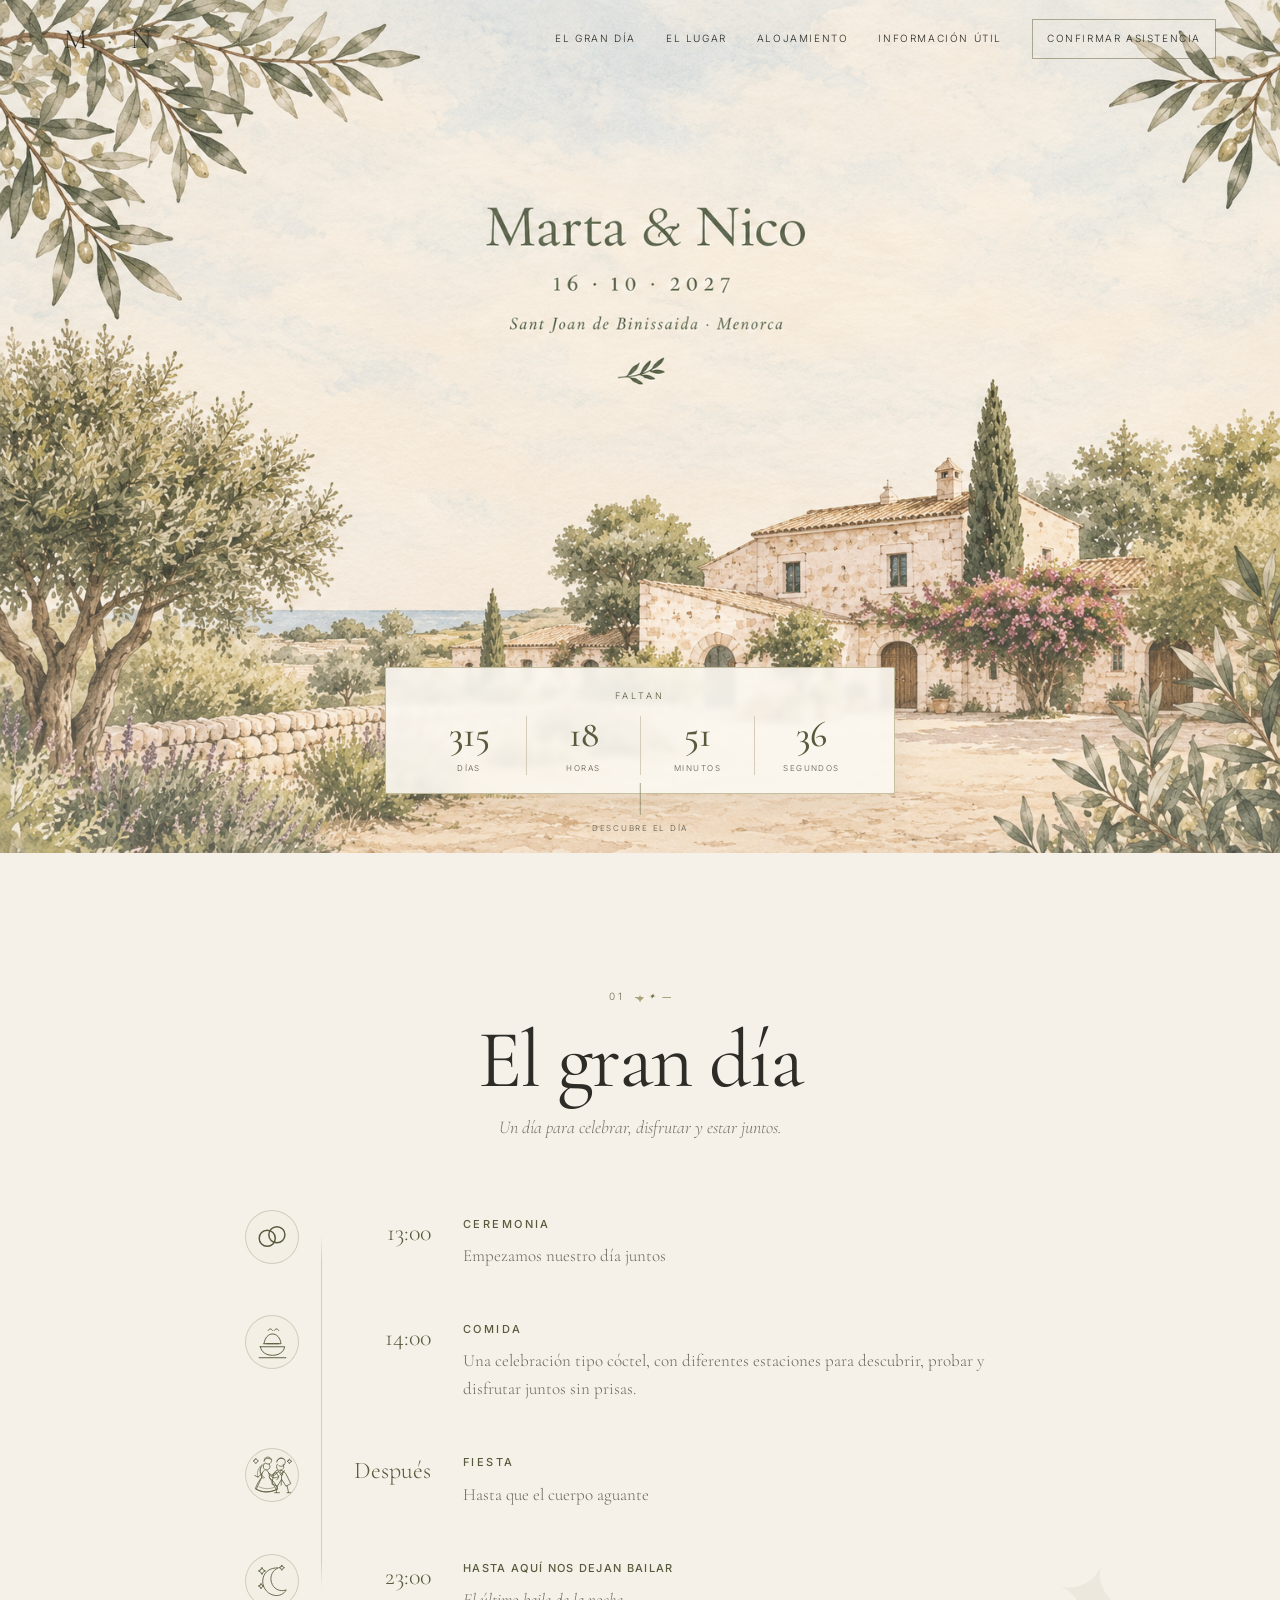
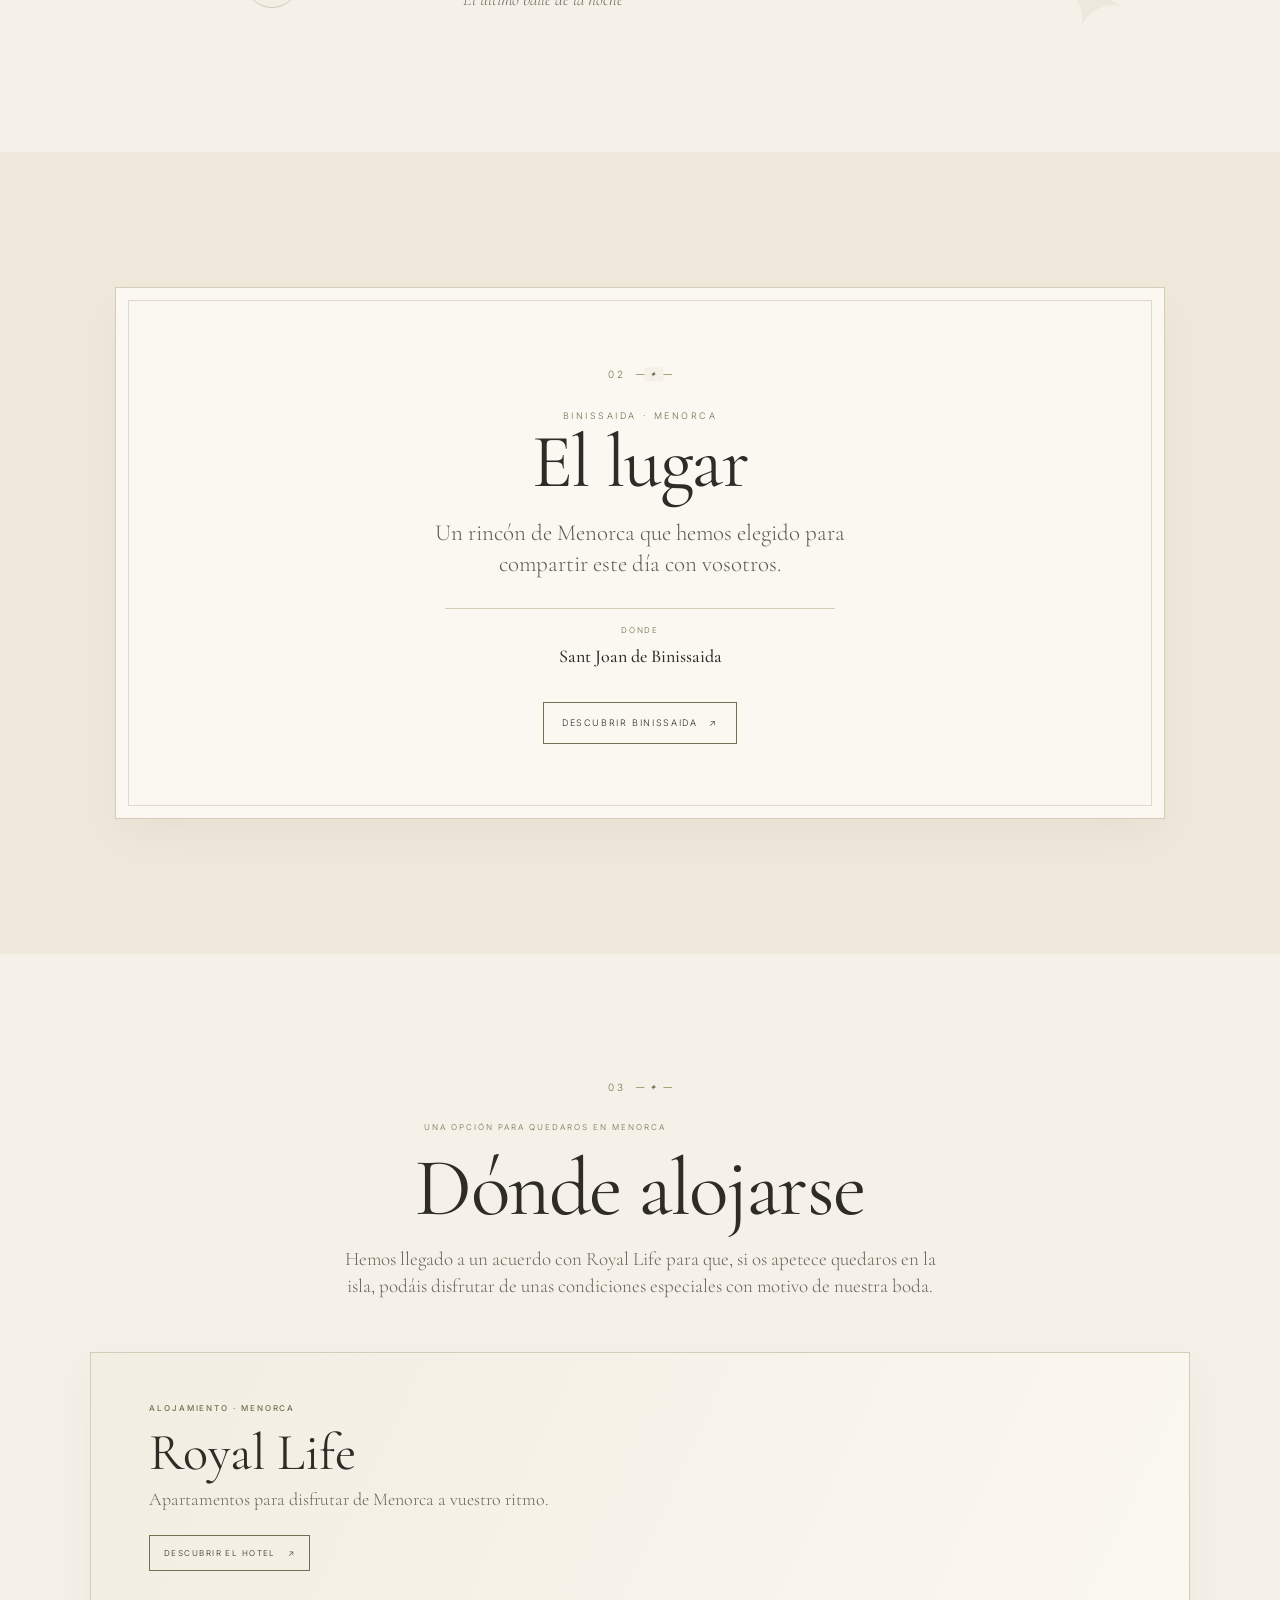
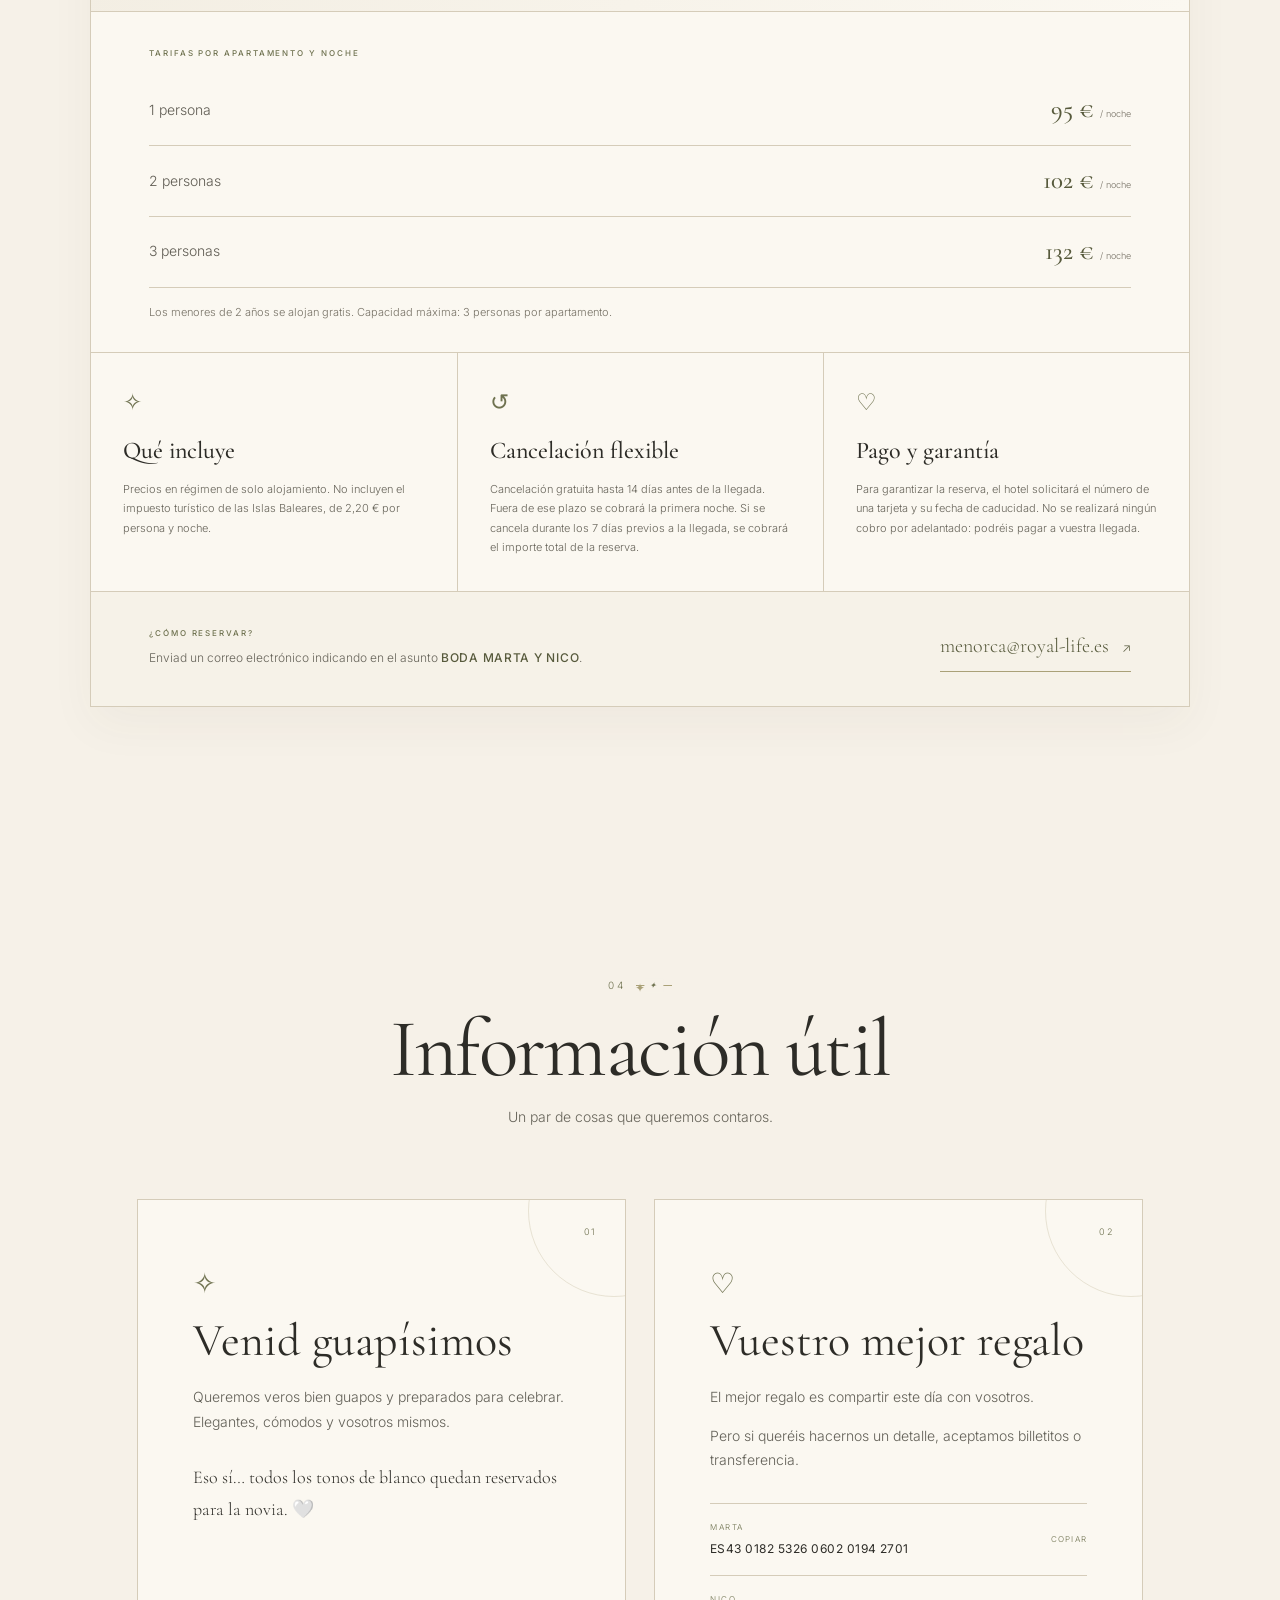
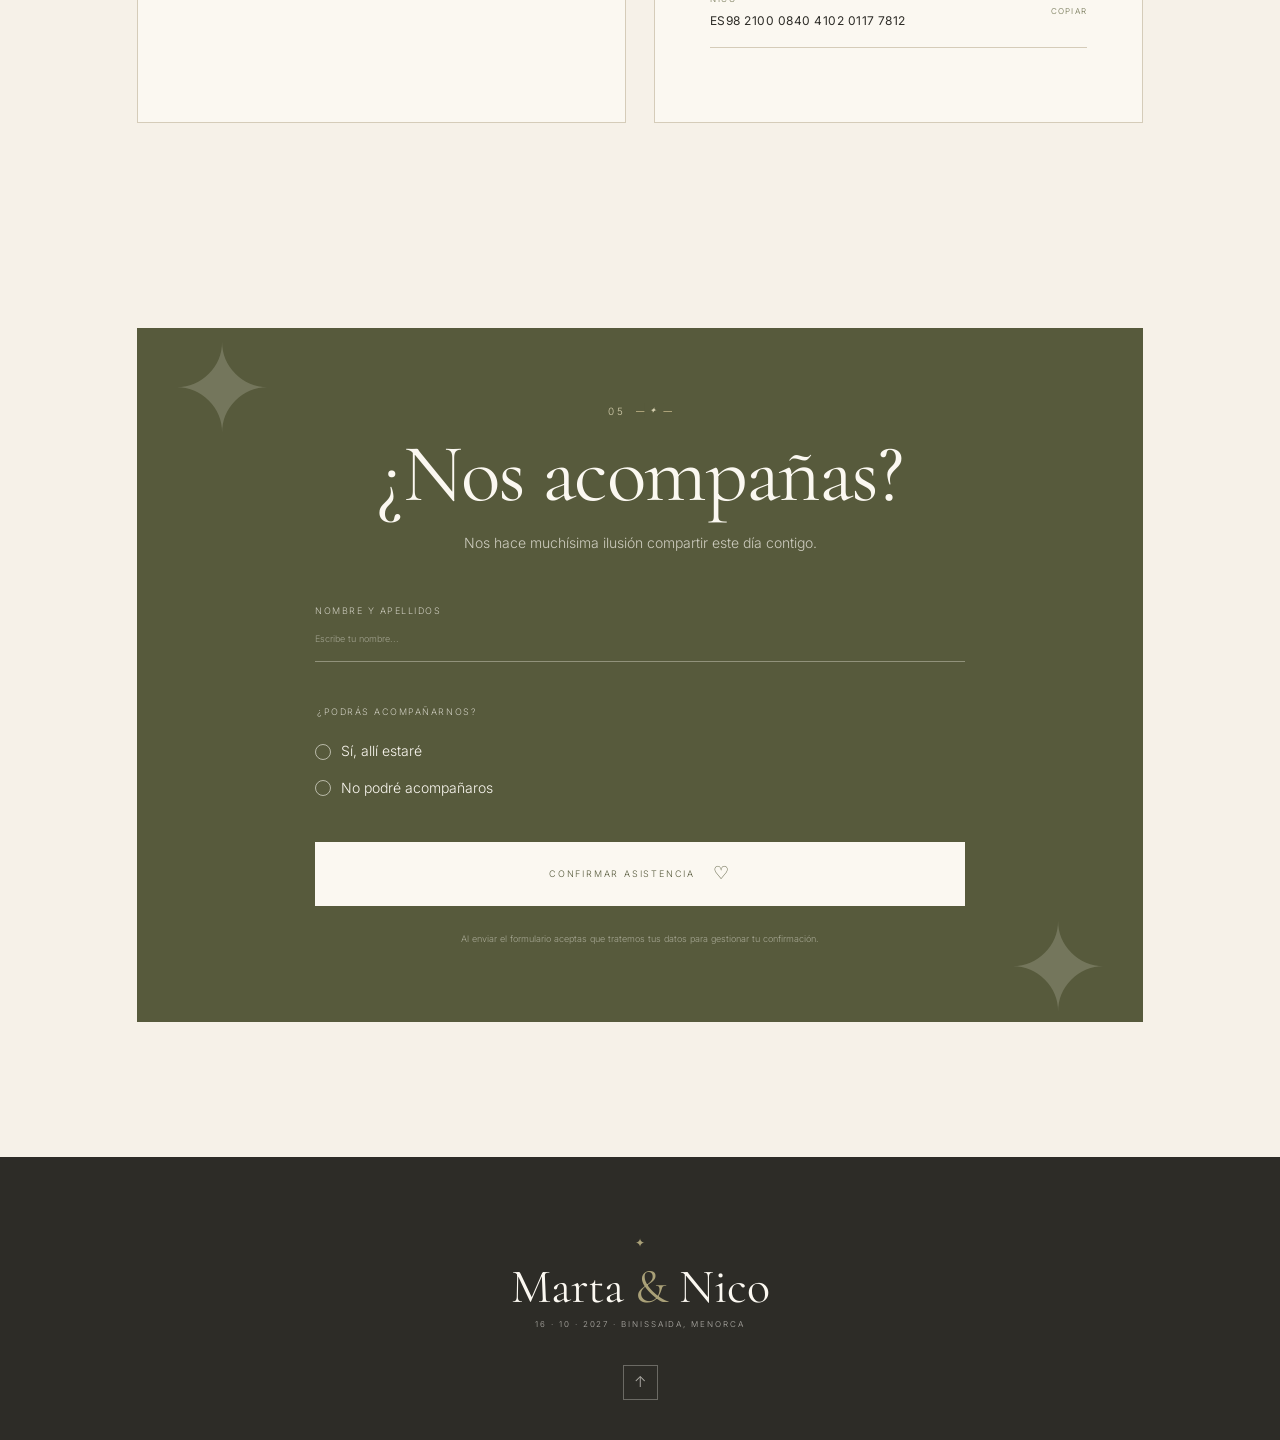
<file: index.html>
<!doctype html>
<html lang="es">
<head>
<meta charset="utf-8">
<meta name="viewport" content="width=device-width,initial-scale=1">
<title>Marta & Nico · 16.10.2027</title>
<meta name="description" content="Marta & Nico · 16 de octubre de 2027 · Binissaida, Menorca">
<link rel="preconnect" href="https://fonts.googleapis.com">
<link rel="preconnect" href="https://fonts.gstatic.com" crossorigin>
<link href="https://fonts.googleapis.com/css2?family=Cormorant+Garamond:wght@400;500;600&family=Inter:wght@300;400;500&display=swap" rel="stylesheet">
<link rel="stylesheet" href="styles.css">
</head>
<body>
<header class="header">
  <a class="logo" href="#inicio" aria-label="Marta y Nico">M <span>·</span> N</a>
  <nav class="nav" aria-label="Navegación">
    <a href="#dia">EL GRAN DÍA</a>
    <a href="#lugar">EL LUGAR</a>
    <a href="#alojamiento">ALOJAMIENTO</a>
    <a href="#info">INFORMACIÓN ÚTIL</a>
    <a class="nav-rsvp" href="#rsvp">CONFIRMAR ASISTENCIA</a>
  </nav>
  <button class="hamb" aria-label="Abrir menú" aria-expanded="false"><span></span><span></span></button>
</header>

<main>
<section class="hero" id="inicio">
  <img class="hero-image" src="assets/hero-final.png" alt="Ilustración de Sant Joan de Binissaida, con Marta y Nico y la fecha de la boda">
  <div class="hero-overlay"></div>
  <div class="hero-countdown" aria-live="polite">
    <div class="countdown-kicker">FALTAN</div>
    <div class="countdown-grid">
      <div><strong id="days">—</strong><span>DÍAS</span></div>
      <div><strong id="hours">—</strong><span>HORAS</span></div>
      <div><strong id="minutes">—</strong><span>MINUTOS</span></div>
      <div><strong id="seconds">—</strong><span>SEGUNDOS</span></div>
    </div>
  </div>
  <a class="scroll" href="#dia"><span class="scroll-line"></span><span>DESCUBRE EL DÍA</span></a>
</section>

<section class="section day-section" id="dia">
  <div class="heading">
    <div class="eyebrow"><span>01</span><i></i></div>
    <h2>El gran día</h2>
    <p>Un día para celebrar, disfrutar y estar juntos.</p>
  </div>
  <div class="timeline">
    <article class="timeline-item">
      <div class="timeline-icon" aria-hidden="true">
        <svg class="rings-icon" viewBox="0 0 40 32" role="img" aria-label="Dos alianzas unidas">
          <circle cx="14" cy="18" r="9.2" />
          <circle cx="25" cy="14" r="9.2" />
        </svg>
      </div>
      <div class="timeline-time"><time>13:00</time></div>
      <div class="timeline-content"><b>Ceremonia</b><span>Empezamos nuestro día juntos</span></div>
    </article>
    <article class="timeline-item">
      <div class="timeline-icon" aria-hidden="true">
        <svg class="timeline-art meal-art" viewBox="0 0 64 64">
          <path d="M12 39h40c-1.8 8.8-9.3 14-20 14S13.8 47.8 12 39Z" />
          <path d="M18 34c1.5-10.2 7.2-16 14-16s12.5 5.8 14 16H18Z" />
          <path d="M10 57h44M25 12c2-3 5-3 7 0M35 12c2-3 5-3 7 0" />
          <path d="M22 34h20" />
        </svg>
      </div>
      <div class="timeline-time"><time>14:00</time></div>
      <div class="timeline-content"><b>Comida</b><span>Una celebración tipo cóctel, con diferentes estaciones para descubrir, probar y disfrutar juntos sin prisas.</span></div>
    </article>
    <article class="timeline-item">
      <div class="timeline-icon" aria-hidden="true">
        <svg class="timeline-art dance-art" viewBox="0 0 80 80" role="img" aria-label="Novios abrazados mientras bailan, con el vestido de la novia en movimiento">
          <!-- Novia: rostro, recogido y velo al viento -->
          <path d="M25 13c-1-5 3-8 8-7 5 1 7 6 4 10-2 3-6 4-10 1" />
          <path d="M26 17c-3 3-4 7-2 10 2 3 6 4 9 1 3-2 3-6 1-9" />
          <path d="M24 13c2-5 8-7 13-3M23 19c-5 4-7 10-5 16 1 4 4 7 7 9" />
          <path d="M20 20c-7 6-10 15-7 24M18 25c-3 8-1 15 5 21" opacity=".65" />
          <!-- Vestido amplio en giro -->
          <path d="M25 30c-4 3-6 8-5 13l-10 22c10 7 25 8 37 1L34 43c1-5-1-10-5-13" />
          <path d="M20 44c-5 5-9 12-12 21 12 7 28 7 42 0-4-9-9-16-16-21" />
          <path d="M21 36l-8 7-6-3M33 36l8 5 7-5" />
          <path d="M15 61c8 4 19 5 28 1" opacity=".6" />
          <!-- Novio: cabeza, traje y postura de abrazo -->
          <path d="M48 15c1-6 6-9 11-7 5 2 6 7 3 12-2 3-6 4-10 2" />
          <path d="M49 19c-2 3-2 7 0 9 2 3 6 3 9 1 3-2 4-6 2-10" />
          <path d="M48 13c3-5 9-7 14-3" />
          <path d="M49 30c-5 2-8 7-8 13l-2 13 10 4 8-13 8 13 9-5-7-14c-2-6-7-10-12-11" />
          <path d="m50 31 7 9 5-9M57 40l-1 18M47 35l5 8-4 5" />
          <path d="M49 59l-2 13M67 59l3 13M44 72h9M67 72h7" />
          <!-- Abrazo y manos unidas -->
          <path d="M39 39c4-3 7-5 11-5M42 44c4 1 7 0 10-3M34 39c3 2 5 4 7 5" />
          <path d="m54 32 3 5 3-5M55 38l2 2 2-2" />
          <!-- Pequeños destellos románticos -->
          <path d="m7 11 2-3 2 3 3 2-3 2-2 3-2-3-3-2 3-2ZM70 12l1.5-3 1.5 3 3 1.5-3 1.5-1.5 3-1.5-3-3-1.5 3-1.5Z" />
        </svg>
      </div>
      <div class="timeline-time"><time>Después</time></div>
      <div class="timeline-content"><b>Fiesta</b><span>Hasta que el cuerpo aguante</span></div>
    </article>
    <article class="timeline-item">
      <div class="timeline-icon" aria-hidden="true">
        <svg class="timeline-art night-art" viewBox="0 0 64 64">
          <path d="M42 10c-9 4-14 14-11 24 3 11 14 17 25 13-4 7-12 11-21 9-13-3-21-16-18-29 2-10 12-18 25-17Z" />
          <path d="m13 13 2-4 2 4 4 2-4 2-2 4-2-4-4-2 4-2ZM47 8l1.5-3L50 8l3 1.5-3 1.5-1.5 3-1.5-3-3-1.5L47 8ZM12 39l1.5-3 1.5 3 3 1.5-3 1.5-1.5 3-1.5-3-3-1.5 3-1.5Z" />
        </svg>
      </div>
      <div class="timeline-time"><time>23:00</time></div>
      <div class="timeline-content"><b>Hasta aquí nos dejan bailar</b><span>El último baile de la noche</span></div>
    </article>
  </div>
</section>

<section class="section place-section" id="lugar">
  <div class="place-postcard">
    <div class="place-copy">
      <div class="eyebrow"><span>02</span><i></i></div>
      <p class="place-kicker">BINISSAIDA · MENORCA</p>
      <h2>El lugar</h2>
      <p class="place-lead">Un rincón de Menorca que hemos elegido para compartir este día con vosotros.</p>
      <div class="place-detail"><span>DONDE</span><b>Sant Joan de Binissaida</b></div>
      <a class="outline-link" href="https://binissaida.com/" target="_blank" rel="noopener">DESCUBRIR BINISSAIDA <span>↗</span></a>
    </div>
  </div>
</section>

<section class="section stay-section" id="alojamiento">
  <div class="stay-wrap">
    <div class="heading">
      <div class="eyebrow"><span>03</span><i></i></div>
      <p class="stay-kicker">UNA OPCIÓN PARA QUEDAROS EN MENORCA</p>
      <h2>Dónde alojarse</h2>
      <p>Hemos llegado a un acuerdo con Royal Life para que, si os apetece quedaros en la isla, podáis disfrutar de unas condiciones especiales con motivo de nuestra boda.</p>
    </div>

    <div class="stay-card">
      <div class="stay-intro">
        <span class="stay-label">ALOJAMIENTO · MENORCA</span>
        <h3>Royal Life</h3>
        <p>Apartamentos para disfrutar de Menorca a vuestro ritmo.</p>
        <a class="outline-link" href="https://royal-life.es/es/" target="_blank" rel="noopener">DESCUBRIR EL HOTEL <span>↗</span></a>
      </div>
      <div class="stay-rates">
        <div class="stay-subtitle">TARIFAS POR APARTAMENTO Y NOCHE</div>
        <div class="rate-row"><span>1 persona</span><strong>95 € <small>/ noche</small></strong></div>
        <div class="rate-row"><span>2 personas</span><strong>102 € <small>/ noche</small></strong></div>
        <div class="rate-row"><span>3 personas</span><strong>132 € <small>/ noche</small></strong></div>
        <p class="stay-note">Los menores de 2 años se alojan gratis. Capacidad máxima: 3 personas por apartamento.</p>
      </div>
      <div class="stay-details">
        <div class="stay-detail">
          <span class="detail-symbol">✧</span>
          <h4>Qué incluye</h4>
          <p>Precios en régimen de solo alojamiento. No incluyen el impuesto turístico de las Islas Baleares, de 2,20 € por persona y noche.</p>
        </div>
        <div class="stay-detail">
          <span class="detail-symbol">↺</span>
          <h4>Cancelación flexible</h4>
          <p>Cancelación gratuita hasta 14 días antes de la llegada. Fuera de ese plazo se cobrará la primera noche. Si se cancela durante los 7 días previos a la llegada, se cobrará el importe total de la reserva.</p>
        </div>
        <div class="stay-detail">
          <span class="detail-symbol">♡</span>
          <h4>Pago y garantía</h4>
          <p>Para garantizar la reserva, el hotel solicitará el número de una tarjeta y su fecha de caducidad. No se realizará ningún cobro por adelantado: podréis pagar a vuestra llegada.</p>
        </div>
      </div>
      <div class="stay-booking">
        <div>
          <span class="stay-label">¿CÓMO RESERVAR?</span>
          <p>Enviad un correo electrónico indicando en el asunto <strong>BODA MARTA Y NICO</strong>.</p>
        </div>
        <a class="stay-email" href="mailto:menorca@royal-life.es?subject=BODA%20MARTA%20Y%20NICO">menorca@royal-life.es <span>↗</span></a>
      </div>
    </div>
  </div>
</section>

<section class="section info-section" id="info">
  <div class="heading">
    <div class="eyebrow"><span>04</span><i></i></div>
    <h2>Información útil</h2>
    <p>Un par de cosas que queremos contaros.</p>
  </div>
  <div class="cards">
    <article class="info-card dress-card">
      <div class="card-number">01</div>
      <div class="card-icon" aria-hidden="true">✧</div>
      <h3>Venid guapísimos</h3>
      <p>Queremos veros bien guapos y preparados para celebrar. Elegantes, cómodos y vosotros mismos.</p>
      <p class="accent-text">Eso sí… todos los tonos de blanco quedan reservados para la novia. 🤍</p>
    </article>
    <article class="info-card gift-card">
      <div class="card-number">02</div>
      <div class="card-icon" aria-hidden="true">♡</div>
      <h3>Vuestro mejor regalo</h3>
      <p>El mejor regalo es compartir este día con vosotros.</p>
      <p>Pero si queréis hacernos un detalle, aceptamos billetitos o transferencia.</p>
      <div class="banks">
        <div class="bank">
          <div><span>MARTA</span><b>ES43 0182 5326 0602 0194 2701</b></div>
          <button type="button" class="copy-iban" data-iban="ES4301825326060201942701">COPIAR</button>
        </div>
        <div class="bank">
          <div><span>NICO</span><b>ES98 2100 0840 4102 0117 7812</b></div>
          <button type="button" class="copy-iban" data-iban="ES9821000840410201177812">COPIAR</button>
        </div>
      </div>
      <small class="copy-note" aria-live="polite"></small>
    </article>
  </div>
</section>

<section class="section rsvp-section" id="rsvp">
  <div class="rsvp-box">
    <div id="rsvp-success" role="status" hidden style="border:1px solid #a8ab92;padding:22px;margin-bottom:24px;text-align:center;background:#f7f5ec;color:#555b42">
      <strong style="font-size:1.5rem">¡Gracias por responder! ♡</strong><p>Tu formulario se ha enviado. Si tienes dudas, puedes contactar con nosotros.</p>
    </div>
    <div class="heading">
      <div class="eyebrow"><span>05</span><i></i></div>
      <h2>¿Nos acompañas?</h2>
      <p>Nos hace muchísima ilusión compartir este día contigo.</p>
    </div>
    <form action="https://formsubmit.co/martacatchot@gmail.com" method="POST">
      <input type="hidden" name="_subject" value="💌 Nueva confirmación · Marta & Nico">
      <input type="hidden" name="_captcha" value="false">
      <input type="hidden" name="_cc" value="nicotvidal19@gmail.com">
      <input type="hidden" name="_template" value="table">
      <input type="hidden" name="_next" value="https://martacatchot.github.io/marta-y-nico/?rsvp=enviado#rsvp">
      <input type="text" name="_honey" tabindex="-1" autocomplete="off" aria-hidden="true" class="honey">

      <label>Nombre y apellidos<input name="Nombre" type="text" autocomplete="name" placeholder="Escribe tu nombre..." required></label>
      <fieldset>
        <legend>¿Podrás acompañarnos?</legend>
        <label class="choice"><input type="radio" name="Asistencia" value="Sí, allí estaré" required><span>Sí, allí estaré</span></label>
        <label class="choice"><input type="radio" name="Asistencia" value="No podré acompañaros"><span>No podré acompañaros</span></label>
      </fieldset>
      <div id="special" hidden>
        <label>¿Tienes alguna intolerancia o necesitas un menú especial?<textarea name="Intolerancias o menú especial" rows="3" placeholder="Cuéntanoslo aquí..."></textarea></label>
      </div>
      <button class="submit-button" type="submit"><span>CONFIRMAR ASISTENCIA</span><b>♡</b></button>
    </form>
    <p class="privacy-note">Al enviar el formulario aceptas que tratemos tus datos para gestionar tu confirmación.</p>
  </div>
</section>
</main>

<footer>
  <div class="footer-ornament">✦</div>
  <strong>Marta <em>&</em> Nico</strong>
  <span>16 · 10 · 2027 · BINISSAIDA, MENORCA</span>
  <a href="#inicio" aria-label="Volver arriba">↑</a>
</footer>
<script src="script.js"></script>
</body>
</html>
</file>
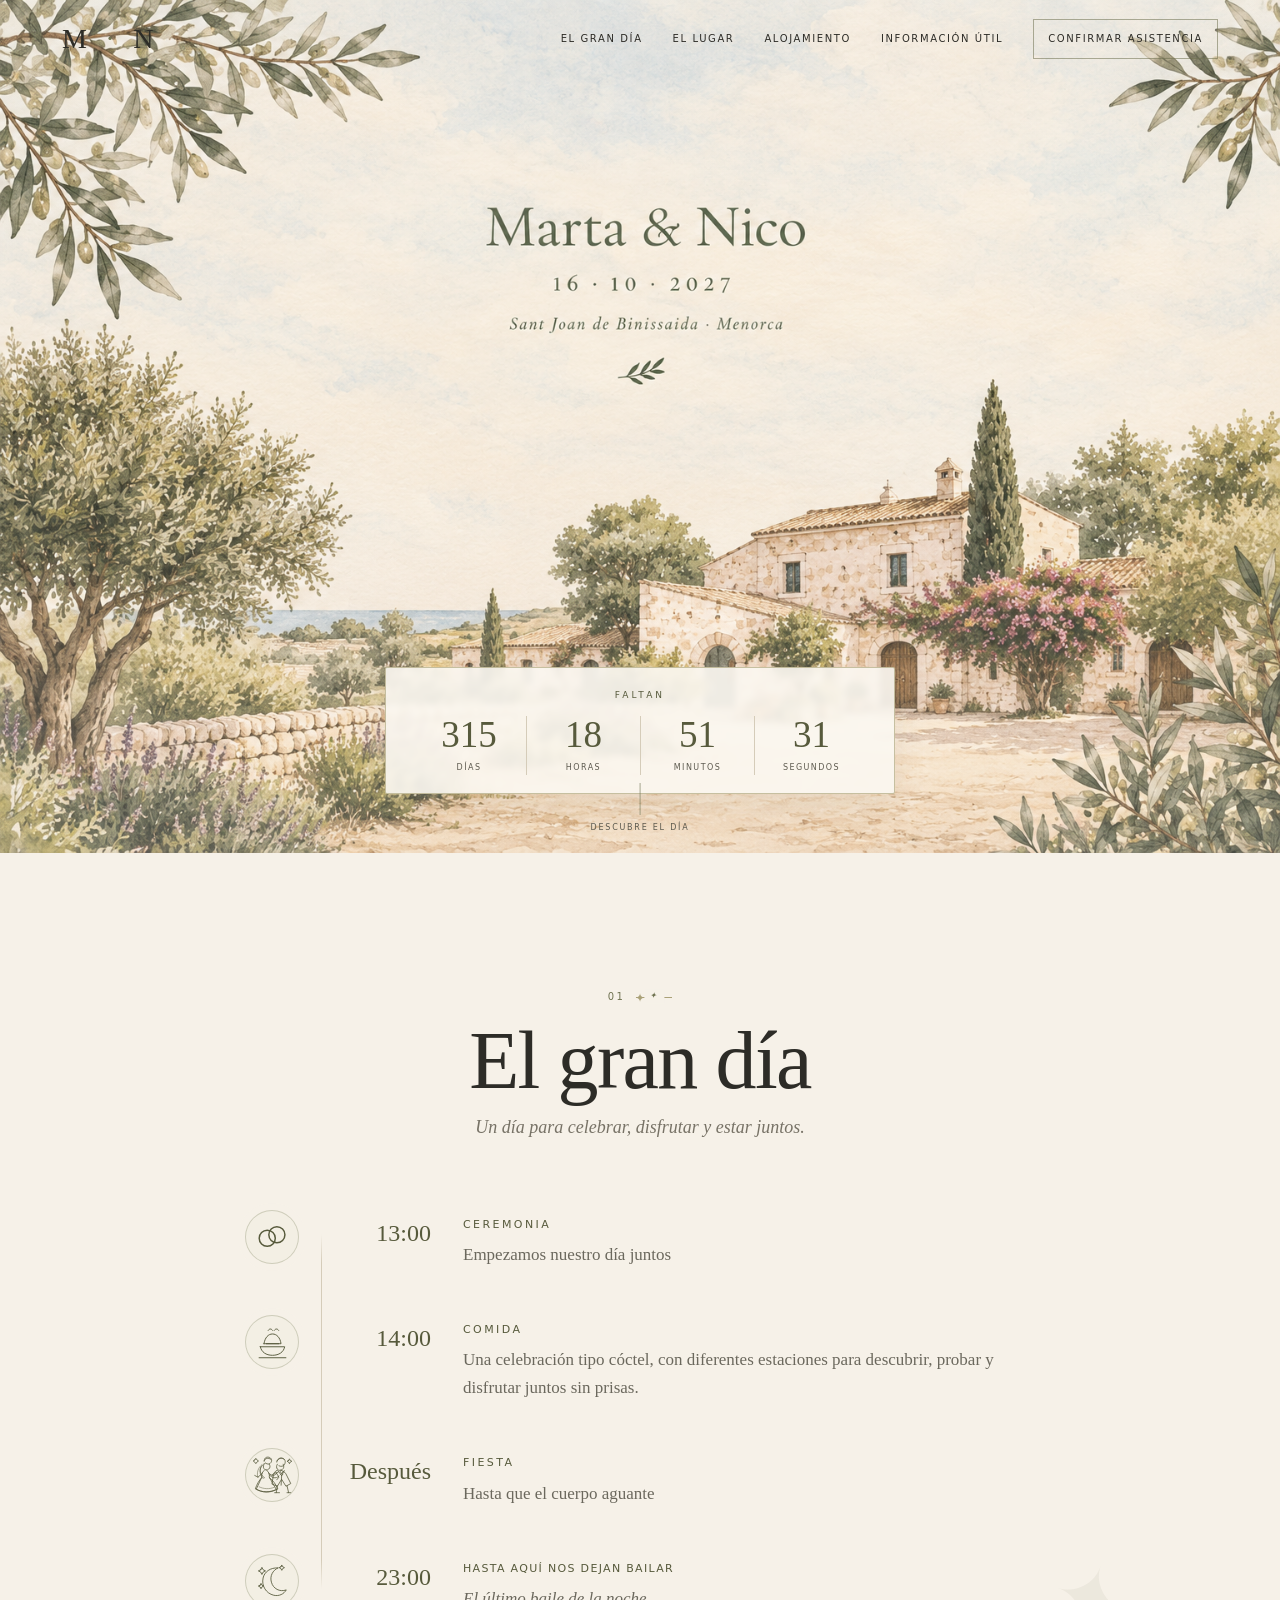
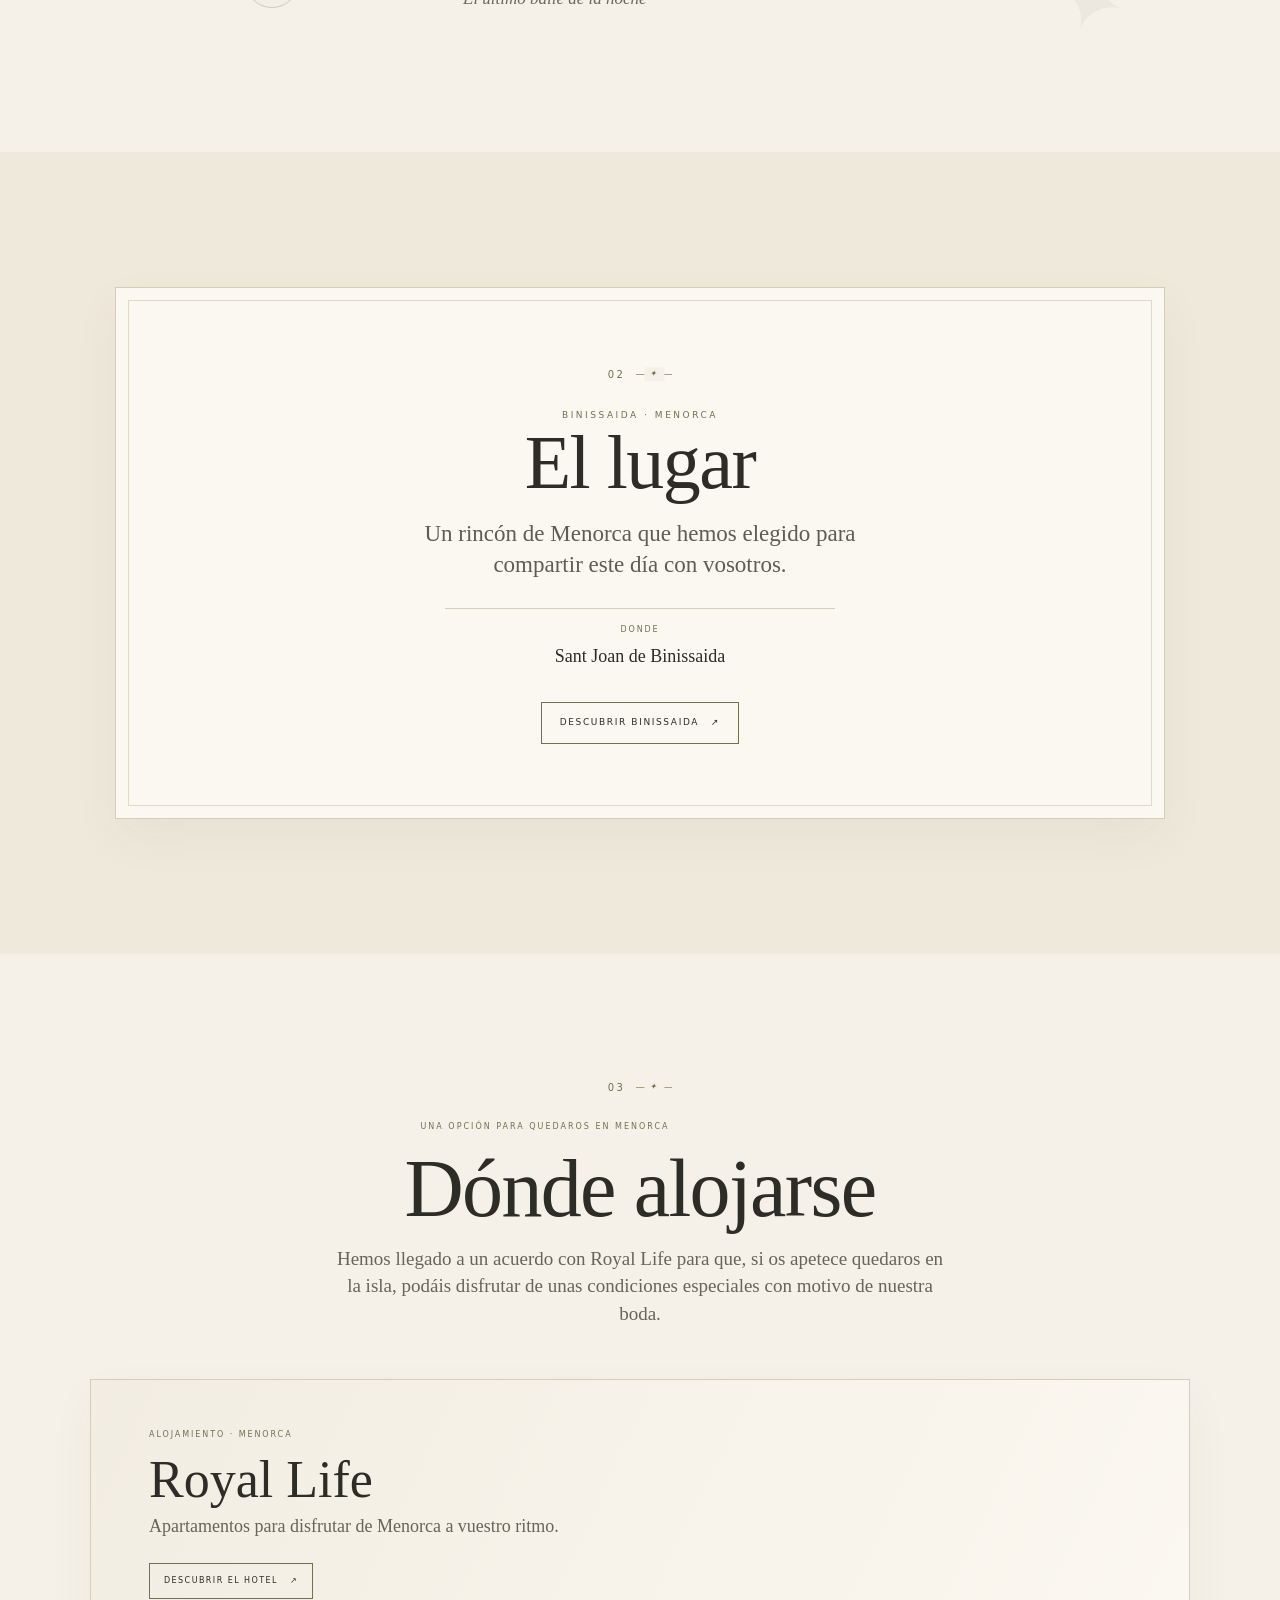
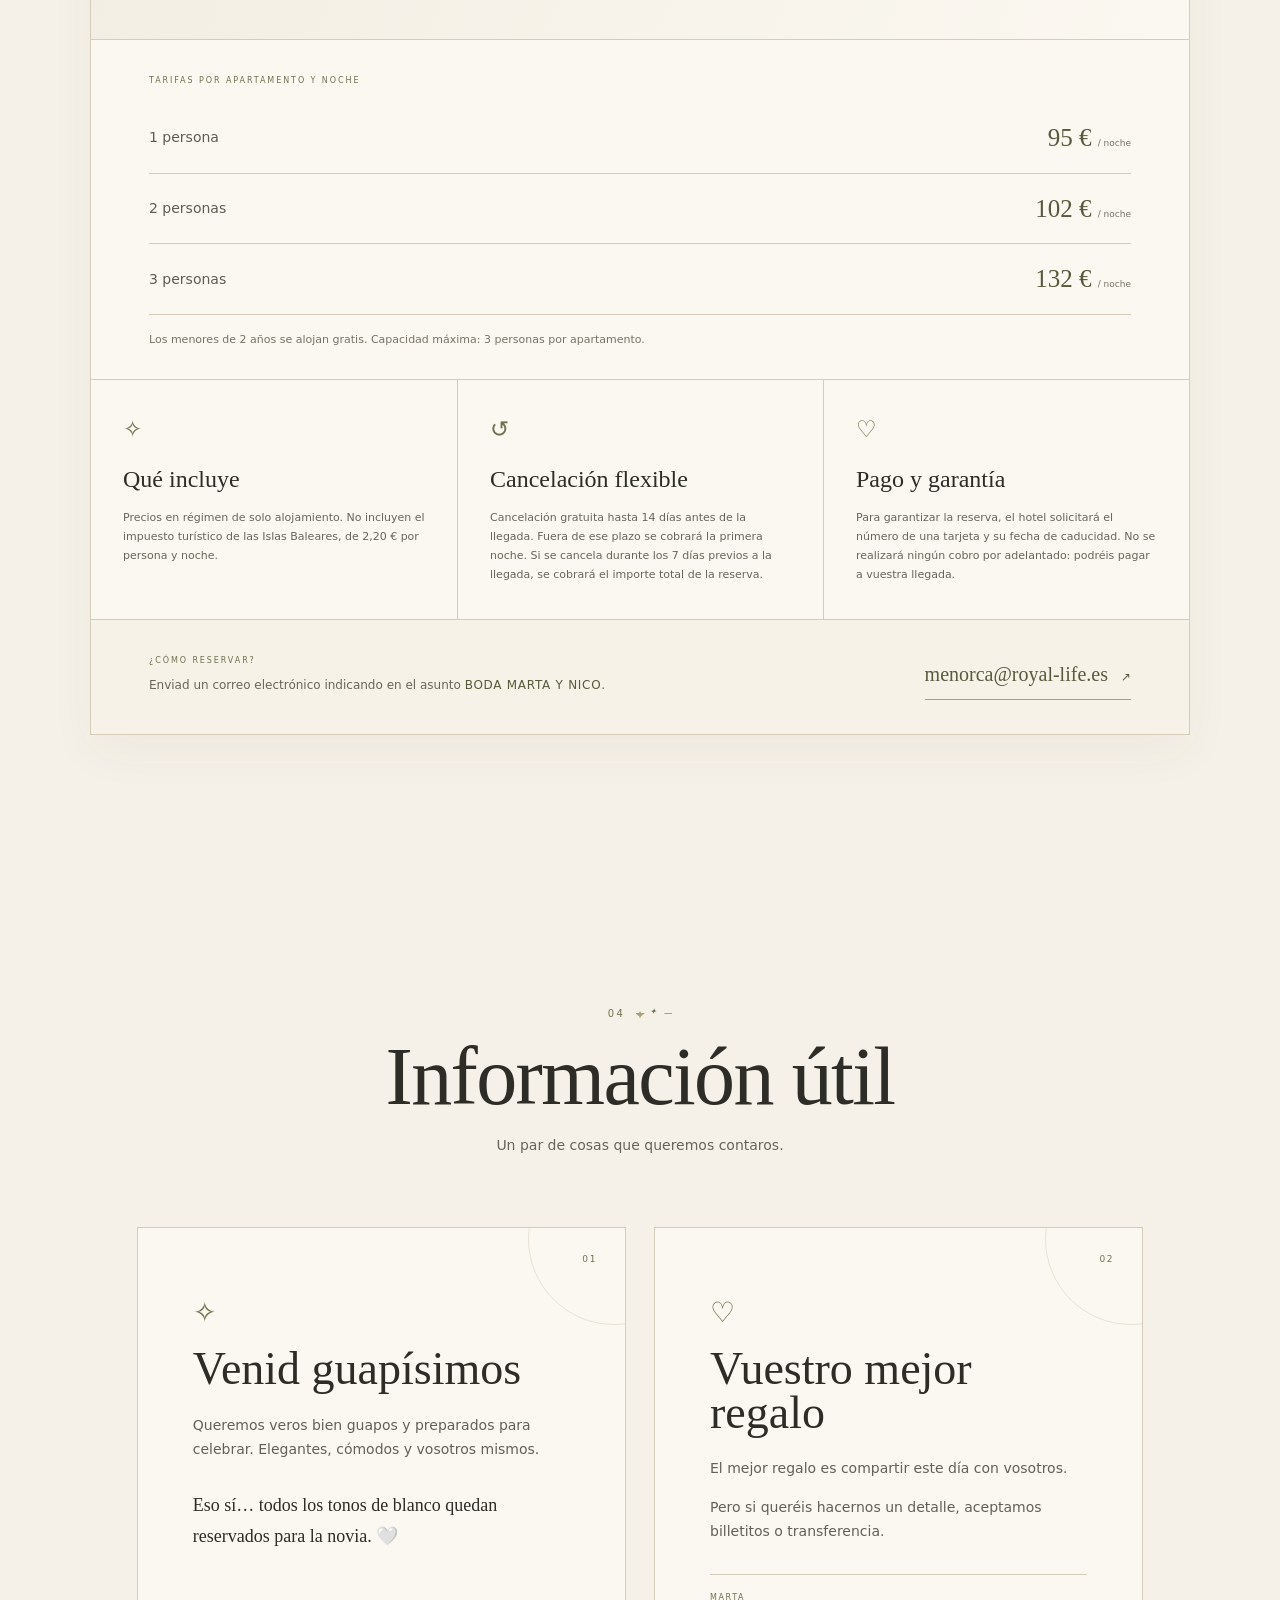
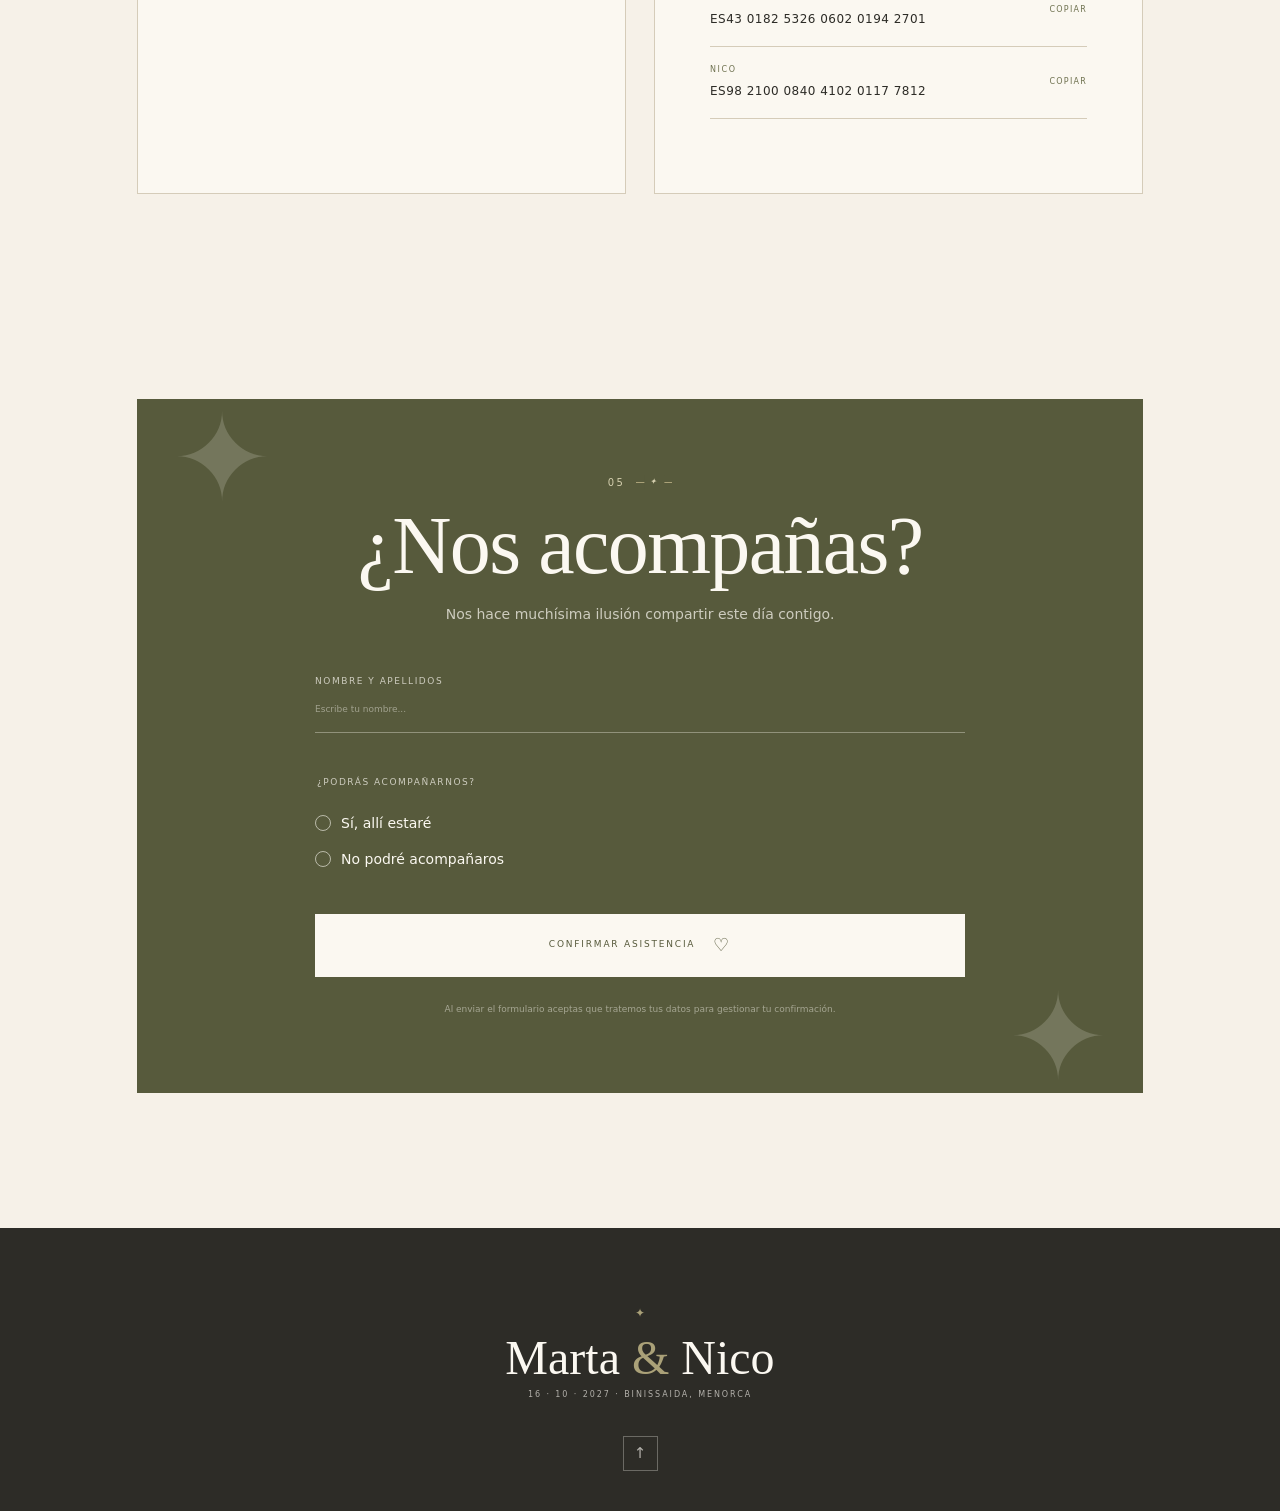
<file: ABRIR_LA_WEB.html>
<!doctype html><html lang="es"><head><meta charset="utf-8"><meta name="viewport" content="width=device-width,initial-scale=1"><meta http-equiv="refresh" content="0; url=index.html"><title>Marta & Nico</title></head><body><p>Abriendo la web… <a href="index.html">Entrar</a></p></body></html>
</file>
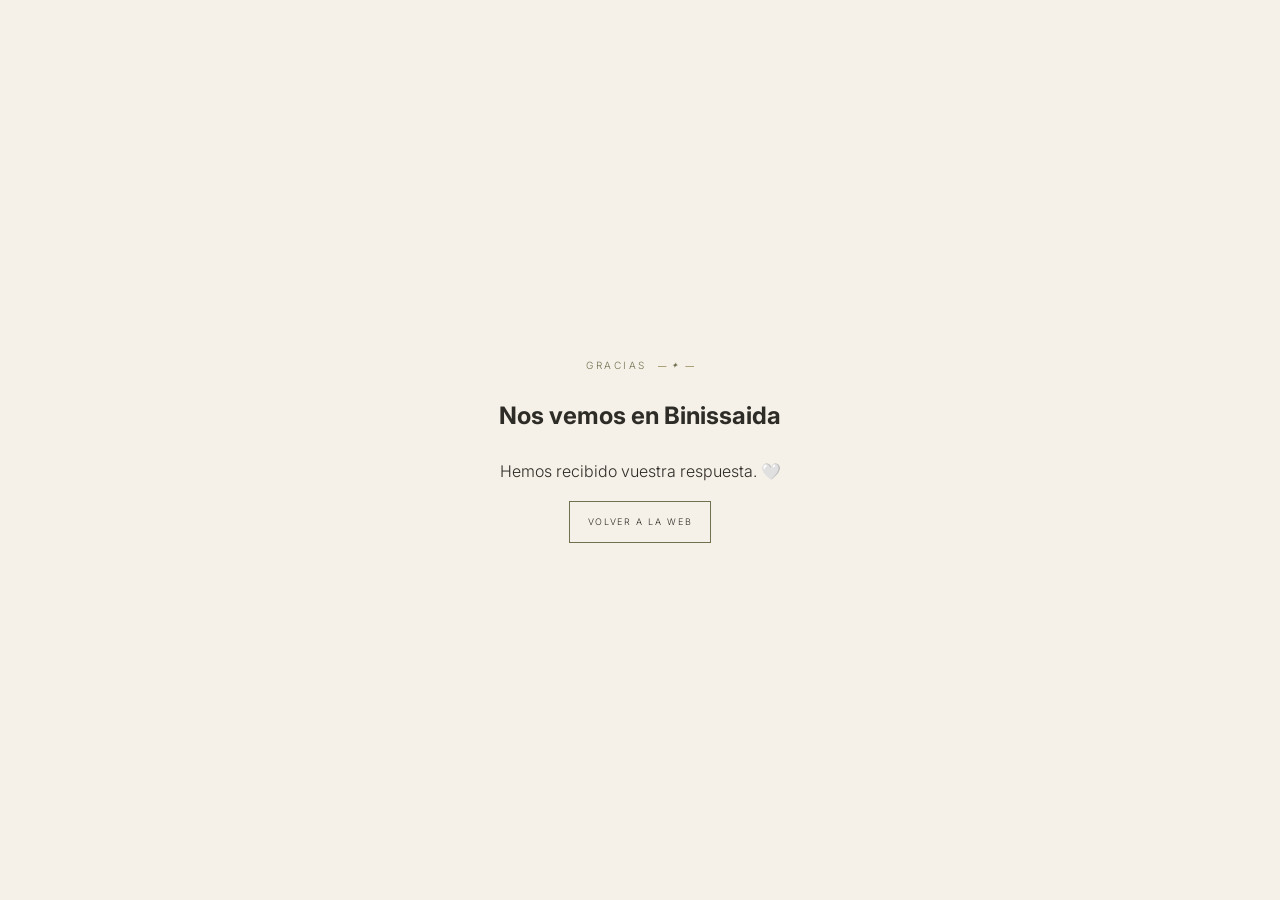
<file: gracias.html>
<!doctype html><html lang="es"><head><meta charset="utf-8"><meta name="viewport" content="width=device-width,initial-scale=1"><title>Gracias · Marta & Nico</title><link rel="preconnect" href="https://fonts.googleapis.com"><link rel="preconnect" href="https://fonts.gstatic.com" crossorigin><link href="https://fonts.googleapis.com/css2?family=Cormorant+Garamond:wght@400;500;600&family=Inter:wght@300;400;500&display=swap" rel="stylesheet"><link rel="stylesheet" href="styles.css"></head><body><main class="section" style="min-height:100svh;display:grid;place-items:center;text-align:center"><div><div class="eyebrow"><span>GRACIAS</span><i></i></div><h2>Nos vemos en Binissaida</h2><p>Hemos recibido vuestra respuesta. 🤍</p><a class="outline-link" href="index.html">VOLVER A LA WEB</a></div></main></body></html>
</file>
<file: styles.css>
:root{--paper:#f6f1e8;--paper-2:#efe9dc;--cream:#fbf8f1;--ink:#2d2c27;--olive:#6f7250;--olive-dark:#575a3c;--gold:#aaa178;--line:#d5ccb9;--serif:'Cormorant Garamond',Georgia,serif;--sans:Inter,system-ui,sans-serif}
*{box-sizing:border-box}html{scroll-behavior:smooth}body{margin:0;background:var(--paper);color:var(--ink);font-family:var(--sans);font-weight:300;line-height:1.75}a{color:inherit}button,input,textarea{font:inherit}.header{position:fixed;z-index:50;top:0;left:0;right:0;height:78px;display:flex;align-items:center;justify-content:space-between;padding:0 5vw;color:var(--ink);transition:.35s ease}.header.scrolled{background:rgba(246,241,232,.93);backdrop-filter:blur(12px);box-shadow:0 1px 0 rgba(80,70,45,.08)}.logo{font-family:var(--serif);font-size:28px;text-decoration:none;letter-spacing:.1em}.logo span{color:var(--olive);padding:0 7px}.nav{display:flex;align-items:center;gap:30px}.nav a{font-size:10px;letter-spacing:.16em;text-decoration:none;position:relative;padding:8px 0}.nav a:not(.nav-rsvp):after{content:'';position:absolute;left:0;right:100%;bottom:1px;height:1px;background:var(--olive);transition:right .3s}.nav a:not(.nav-rsvp):hover:after{right:0}.nav-rsvp{border:1px solid rgba(111,114,80,.55);padding:10px 14px!important}.hamb{display:none;width:34px;height:34px;border:0;background:none;padding:7px}.hamb span{display:block;width:20px;height:1px;background:var(--olive);margin:5px 0}.hero{position:relative;height:auto;min-height:0;overflow:hidden;background:#eee8dc}.hero-image{position:relative;inset:auto;width:100%;height:auto;object-fit:contain;object-position:center top;display:block}.hero-overlay{position:absolute;inset:0;background:linear-gradient(to bottom,rgba(246,241,232,.08),transparent 45%,rgba(246,241,232,.18))}.hero-countdown{position:absolute;left:50%;transform:translateX(-50%);bottom:7%;width:min(510px,74vw);padding:20px 26px 18px;background:rgba(251,248,241,.9);border:1px solid rgba(170,161,120,.65);border-radius:2px;text-align:center;box-shadow:0 12px 35px rgba(65,55,35,.08);backdrop-filter:blur(3px)}.countdown-kicker{font-size:9px;letter-spacing:.34em;color:var(--olive-dark);margin-bottom:12px}.countdown-grid{display:grid;grid-template-columns:repeat(4,1fr)}.countdown-grid>div+div{border-left:1px solid var(--line)}.countdown-grid strong{display:block;font-family:var(--serif);font-size:37px;font-weight:500;line-height:1;color:var(--olive-dark)}.countdown-grid span{display:block;font-size:8px;letter-spacing:.18em;margin-top:8px;color:#5e5b50}.scroll{position:absolute;bottom:18px;left:50%;transform:translateX(-50%);display:flex;flex-direction:column;align-items:center;gap:6px;text-decoration:none;font-size:8px;letter-spacing:.22em;color:#5b594e}.scroll-line{display:block;width:1px;height:32px;background:var(--olive);opacity:.6}.section{max-width:1160px;margin:auto;padding:135px 6vw}.heading{text-align:center;max-width:690px;margin:0 auto 70px}.eyebrow{display:flex;align-items:center;justify-content:center;gap:11px;color:var(--olive);font-size:10px;letter-spacing:.25em}.eyebrow i{display:block;width:36px;height:1px;background:var(--gold);position:relative}.eyebrow i:after{content:'✦';position:absolute;left:50%;top:50%;transform:translate(-50%,-55%);font-size:8px;background:var(--paper);padding:0 5px}.heading h2{font-family:var(--serif);font-size:clamp(54px,7vw,82px);font-weight:400;line-height:.92;margin:17px 0 18px;letter-spacing:-.02em}.heading p{max-width:500px;margin:auto;font-size:14px;color:#67645a}.day-section{background:var(--paper);overflow:hidden}.day-section:after{content:'✦';position:absolute;right:8%;bottom:8%;font-family:var(--serif);font-size:90px;color:rgba(111,114,80,.07);transform:rotate(18deg)}.day-section .heading{margin-bottom:62px}.day-section .heading h2{margin-bottom:14px}.day-section .heading p{font-family:var(--serif);font-size:18px;font-style:italic;color:#777266}.timeline-item:last-child .timeline-content b{letter-spacing:.12em}.timeline-item:last-child .timeline-content span{font-style:italic}.day-section:before,.info-section:before{content:'✦';position:absolute;left:50%;transform:translateX(-50%);color:var(--gold);font-size:12px}.day-section{position:relative}.timeline{max-width:790px;margin:0 auto;position:relative;padding:4px 0}.timeline:before{content:'';position:absolute;top:28px;bottom:28px;left:76px;width:1px;background:linear-gradient(to bottom,transparent,var(--line) 8%,var(--line) 92%,transparent)}.timeline-item{display:grid;grid-template-columns:54px 112px 1fr;gap:20px;align-items:start;position:relative;padding:0 0 46px}.timeline-item:last-child{padding-bottom:0}.timeline-icon{width:54px;height:54px;border:1px solid rgba(111,114,80,.28);background:rgba(242,239,227,.82);border-radius:50%;display:flex;align-items:center;justify-content:center;color:var(--olive-dark);font-family:var(--serif);font-size:22px;line-height:1;position:relative;z-index:2;box-shadow:0 0 0 7px var(--paper)}.timeline-time{padding-top:10px;text-align:right}.timeline-item time{font-family:var(--serif);font-size:24px;color:var(--olive-dark);line-height:1.1;white-space:nowrap}.timeline-content{padding:5px 0 0 12px}.timeline-item b{display:block;text-transform:uppercase;font-size:11px;letter-spacing:.22em;font-weight:500;color:var(--olive-dark);margin-bottom:7px}.timeline-item span{font-family:var(--serif);font-size:17px;color:#6b685d;line-height:1.4}.place-section{max-width:none;background:var(--paper-2);padding-left:8vw;padding-right:8vw;position:relative;overflow:hidden}.place-postcard{max-width:1050px;margin:auto;min-height:500px;border:1px solid var(--line);display:grid;grid-template-columns:1.05fr .95fr;align-items:stretch;position:relative;background:var(--cream);overflow:hidden;box-shadow:0 18px 45px rgba(70,60,40,.05)}.place-postcard:after{content:'';position:absolute;inset:12px;border:1px solid rgba(170,161,120,.35);pointer-events:none;z-index:5}.place-copy{padding:72px 7vw 68px;position:relative;z-index:3;display:flex;flex-direction:column;align-items:flex-start}.place-kicker{font-size:9px;letter-spacing:.28em;color:var(--olive);margin:25px 0 4px}.place-copy h2{font-family:var(--serif);font-size:76px;font-weight:400;line-height:.9;margin:0 0 22px;letter-spacing:-.02em}.place-lead{font-family:var(--serif);font-size:23px;line-height:1.35;max-width:470px;margin:0 0 27px;color:#5f5c53}.place-detail{border-top:1px solid var(--line);padding-top:14px;margin-bottom:30px;width:min(390px,100%)}.place-detail span{display:block;font-size:8px;letter-spacing:.23em;color:var(--olive);margin-bottom:4px}.place-detail b{font-family:var(--serif);font-size:18px;font-weight:500;color:var(--ink)}.outline-link{display:inline-flex;align-items:center;gap:12px;text-decoration:none;border:1px solid var(--olive);padding:12px 18px;font-size:9px;letter-spacing:.18em;transition:.25s}.outline-link:hover{background:var(--olive);color:var(--cream)}.place-art{position:relative;overflow:hidden;background:linear-gradient(155deg,#e9e4d5 0%,#f6f1e8 65%);border-left:1px solid var(--line);min-height:500px}.place-art:before{content:'';position:absolute;left:-12%;right:-12%;bottom:-26%;height:58%;background:rgba(111,114,80,.11);border-radius:50% 50% 0 0 / 100% 100% 0 0}.place-art:after{content:'SANT JOAN DE BINISSAIDA';position:absolute;right:25px;top:25px;writing-mode:vertical-rl;transform:rotate(180deg);font-size:7px;letter-spacing:.27em;color:rgba(87,90,60,.58)}.place-sun{position:absolute;width:165px;height:165px;border:1px solid rgba(170,161,120,.55);border-radius:50%;right:16%;top:17%;box-shadow:0 0 0 14px rgba(170,161,120,.07),0 0 0 29px rgba(170,161,120,.035)}.place-arch{position:absolute;left:50%;bottom:22%;transform:translateX(-50%);width:210px;height:245px;border:1px solid rgba(111,114,80,.45);border-bottom:0;border-radius:110px 110px 0 0;display:flex;flex-direction:column;align-items:center;justify-content:flex-end;padding-bottom:24px;color:var(--olive-dark)}.place-arch:before{content:'';position:absolute;inset:15px 15px 0;border:1px solid rgba(170,161,120,.4);border-bottom:0;border-radius:95px 95px 0 0}.place-arch span{font-size:8px;letter-spacing:.28em;position:relative;z-index:2}.place-arch strong{font-family:var(--serif);font-size:23px;font-weight:400;line-height:1.4;position:relative;z-index:2}.place-arch small{font-size:7px;letter-spacing:.22em;position:relative;z-index:2}.place-branch{position:absolute;width:210px;height:1px;background:rgba(111,114,80,.35);transform-origin:left center}.place-branch:before,.place-branch:after{content:'❧';position:absolute;color:rgba(111,114,80,.45);font-size:34px;line-height:1}.branch-one{left:3%;bottom:20%;transform:rotate(-31deg)}.branch-one:before{left:15px;top:-17px;transform:rotate(15deg)}.branch-one:after{left:80px;top:8px;transform:rotate(-25deg)}.branch-two{right:-8%;top:32%;transform:rotate(145deg)}.branch-two:before{left:20px;top:-17px;transform:rotate(10deg)}.branch-two:after{left:100px;top:6px;transform:rotate(-15deg)}
.info-section{background:var(--paper)}.cards{display:grid;grid-template-columns:1fr 1fr;gap:28px}.info-card{position:relative;padding:60px 55px 50px;background:var(--cream);border:1px solid var(--line);min-height:455px;overflow:hidden}.info-card:before{content:'';position:absolute;width:170px;height:170px;border:1px solid rgba(170,161,120,.25);border-radius:50%;right:-75px;top:-75px}.card-number{position:absolute;top:24px;right:28px;font-size:9px;letter-spacing:.18em;color:var(--olive)}.card-icon{font-family:var(--serif);font-size:28px;color:var(--olive);margin-bottom:10px}.info-card h3{font-family:var(--serif);font-size:46px;font-weight:400;line-height:.95;margin:0 0 22px}.info-card p{font-size:14px;color:#626057;max-width:500px}.accent-text{font-family:var(--serif);font-size:18px!important;color:var(--ink)!important;margin-top:28px}.banks{margin-top:30px;border-top:1px solid var(--line)}.bank{display:flex;align-items:center;justify-content:space-between;gap:15px;padding:16px 0;border-bottom:1px solid var(--line)}.bank span{display:block;font-size:8px;letter-spacing:.2em;color:var(--olive);margin-bottom:4px}.bank b{display:block;font-size:12px;font-weight:400;letter-spacing:.04em}.copy-iban{flex:none;border:0;background:transparent;color:var(--olive);font-size:8px;letter-spacing:.16em;padding:8px 0;cursor:pointer}.copy-note{display:block;height:16px;color:var(--olive);font-size:9px;letter-spacing:.1em;margin-top:8px}.rsvp-section{padding-top:70px}.rsvp-box{background:var(--olive-dark);color:var(--cream);padding:75px clamp(30px,8vw,105px);position:relative;overflow:hidden}.rsvp-box:before,.rsvp-box:after{content:'✦';position:absolute;color:rgba(251,248,241,.18);font-size:120px}.rsvp-box:before{top:-45px;left:35px}.rsvp-box:after{bottom:-50px;right:35px}.rsvp-box .heading{margin-bottom:48px;position:relative;z-index:1}.rsvp-box .eyebrow{color:#d5cfaf}.rsvp-box .eyebrow i{background:#aaa178}.rsvp-box .eyebrow i:after{background:var(--olive-dark)}.rsvp-box .heading h2{color:var(--cream)}.rsvp-box .heading p{color:rgba(251,248,241,.72)}form{max-width:650px;margin:auto;position:relative;z-index:1}form>label,legend{font-size:9px;text-transform:uppercase;letter-spacing:.17em;display:block;margin-bottom:8px;color:rgba(251,248,241,.72)}input[type=text],textarea{width:100%;border:0;border-bottom:1px solid rgba(251,248,241,.35);background:transparent;padding:12px 0 14px;font:inherit;outline:none;margin-bottom:34px;color:var(--cream);border-radius:0}input[type=text]::placeholder,textarea::placeholder{color:rgba(251,248,241,.45)}input[type=text]:focus,textarea:focus{border-bottom-color:#d8d0ae}fieldset{border:0;padding:0;margin:0 0 30px}.choice{display:flex;align-items:center;gap:10px;margin:12px 0;font-size:14px;cursor:pointer}.choice input{appearance:none;width:16px;height:16px;border:1px solid rgba(251,248,241,.6);border-radius:50%;margin:0;position:relative}.choice input:checked:after{content:'';position:absolute;width:7px;height:7px;border-radius:50%;background:#d8d0ae;top:3px;left:3px}.submit-button{display:flex;align-items:center;justify-content:center;gap:18px;width:100%;background:var(--cream);color:var(--olive-dark);border:1px solid var(--cream);padding:15px 22px;cursor:pointer;font-size:9px;letter-spacing:.2em;transition:.25s}.submit-button b{font-family:var(--serif);font-size:18px;font-weight:400}.submit-button:hover{background:transparent;color:var(--cream)}.privacy-note{text-align:center;font-size:9px;color:rgba(251,248,241,.48);margin:25px auto 0;position:relative;z-index:1}.honey{position:absolute;left:-9999px;width:1px;height:1px;opacity:0}footer{background:var(--ink);color:rgba(251,248,241,.65);text-align:center;padding:75px 20px 40px;display:grid;gap:6px;position:relative}footer strong{font-family:var(--serif);font-size:48px;color:var(--cream);font-weight:400;line-height:1}footer strong em{color:#aaa178;font-style:normal}footer span{font-size:8px;letter-spacing:.24em}footer a{margin:28px auto 0;width:35px;height:35px;border:1px solid rgba(251,248,241,.3);display:grid;place-items:center;text-decoration:none;font-size:15px}.footer-ornament{color:#aaa178;font-size:12px;margin-bottom:4px}@media(max-width:800px){.header{height:68px;padding:0 5vw}.nav{display:none;position:absolute;top:68px;left:0;right:0;flex-direction:column;align-items:stretch;gap:0;padding:10px 6vw 18px;background:rgba(246,241,232,.97);backdrop-filter:blur(12px);box-shadow:0 10px 25px rgba(60,50,30,.07)}.nav.open{display:flex}.nav a{padding:13px 0}.nav-rsvp{text-align:center;margin-top:5px}.hamb{display:block}.hero{min-height:0}.hero-image{width:100%;height:auto;object-fit:contain;object-position:center top}.hero-countdown{bottom:9%;width:90vw;padding:16px 7px 15px}.countdown-grid strong{font-size:28px}.countdown-grid span{font-size:7px;letter-spacing:.12em}.scroll{bottom:10px}.section{padding:100px 6vw}.heading{margin-bottom:55px}.heading h2{font-size:56px}.timeline{max-width:100%}.timeline:before{left:93px}.timeline-item{grid-template-columns:67px 1fr;gap:27px;padding-bottom:38px}.timeline-item:before{left:89px}.timeline-item time{font-size:25px}.timeline-item div{padding-left:10px}.timeline-item b{font-size:9px}.timeline-item span{font-size:16px}.place-section{padding:90px 5vw}.place-frame{grid-template-columns:1fr;min-height:430px}.place-copy{padding:60px 35px}.place-copy h2{font-size:60px}.place-text{font-size:20px}.place-mark{display:none}.cards{grid-template-columns:1fr;gap:18px}.info-card{padding:52px 30px 38px;min-height:auto}.info-card h3{font-size:42px}.bank{align-items:flex-start}.bank b{font-size:11px;max-width:230px}.rsvp-section{padding-top:55px}.rsvp-box{padding:65px 8vw}footer strong{font-size:42px}footer span{font-size:7px;letter-spacing:.16em}}@media(max-width:430px){.hero{min-height:0}.hero-countdown{bottom:8%;width:92vw}.countdown-grid strong{font-size:24px}.countdown-grid span{font-size:6.5px}.timeline:before{left:83px}.timeline-item{grid-template-columns:59px 1fr;gap:25px}.timeline-item:before{left:79px}.timeline-item time{font-size:23px}.timeline-item b{letter-spacing:.13em}.place-copy{padding:55px 27px}.info-card h3{font-size:38px}.bank{display:block}.copy-iban{padding:5px 0 0}.rsvp-box{padding:58px 7vw}}
@media(max-width:800px){.place-section{padding:90px 5vw}.place-postcard{grid-template-columns:1fr;min-height:0}.place-copy{padding:60px 35px 52px}.place-copy h2{font-size:60px}.place-lead{font-size:20px}.place-art{min-height:330px;border-left:0;border-top:1px solid var(--line)}.place-art:after{right:20px;top:20px}.place-sun{width:120px;height:120px;right:14%;top:13%}.place-arch{width:165px;height:195px;bottom:12%;}.place-branch{width:150px}.place-arch:before{inset:12px 12px 0}}
@media(max-width:430px){.place-copy{padding:55px 27px 45px}.place-copy h2{font-size:56px}.place-lead{font-size:19px}.place-art{min-height:285px}.place-arch{width:145px;height:170px}.place-sun{width:95px;height:95px}.place-branch{width:120px}}

/* Alojamiento · Royal Life */
.stay-section{max-width:none;background:var(--paper);padding:125px 7vw 135px}
.stay-wrap{max-width:1100px;margin:auto}
.stay-section .heading{margin-bottom:52px}
.stay-section .heading>p:last-child{max-width:620px;font-family:var(--serif);font-size:19px;line-height:1.45;color:#67645a}
.stay-kicker{font-size:8px!important;letter-spacing:.25em;color:var(--olive)!important;margin:24px 0 0!important;font-family:var(--sans)!important}
.stay-card{background:var(--cream);border:1px solid var(--line);box-shadow:0 18px 45px rgba(70,60,40,.045);position:relative}
.stay-intro{padding:48px 58px 40px;background:linear-gradient(115deg,rgba(239,233,220,.72),rgba(251,248,241,.2));border-bottom:1px solid var(--line)}
.stay-label,.stay-subtitle{display:block;font-size:8px;letter-spacing:.24em;color:var(--olive);font-weight:500}
.stay-intro h3{font-family:var(--serif);font-size:52px;font-weight:400;line-height:1;margin:12px 0 5px}
.stay-intro p{font-family:var(--serif);font-size:18px;color:#67645a;margin:0 0 20px}
.stay-intro .outline-link{font-size:8px;padding:10px 14px}
.stay-rates{padding:34px 58px 30px}
.stay-subtitle{margin-bottom:15px}
.rate-row{display:flex;justify-content:space-between;align-items:center;padding:13px 0;border-bottom:1px solid var(--line);font-size:14px;color:#5f5c53}
.rate-row strong{font-family:var(--serif);font-size:25px;font-weight:500;color:var(--olive-dark)}
.rate-row small{font-family:var(--sans);font-size:9px;font-weight:300;color:#777266}
.stay-note{font-size:11px;color:#777266;margin:15px 0 0}
.stay-details{display:grid;grid-template-columns:repeat(3,1fr);border-top:1px solid var(--line);border-bottom:1px solid var(--line)}
.stay-detail{padding:30px 32px 34px}
.stay-detail+.stay-detail{border-left:1px solid var(--line)}
.detail-symbol{font-family:var(--serif);font-size:23px;color:var(--olive)}
.stay-detail h4{font-family:var(--serif);font-size:24px;font-weight:500;margin:7px 0 8px}
.stay-detail p{font-size:11px;line-height:1.75;color:#68655b;margin:0}
.stay-booking{padding:30px 58px 34px;display:flex;justify-content:space-between;align-items:center;gap:24px;background:rgba(239,233,220,.45)}
.stay-booking p{font-size:12px;color:#68655b;margin:7px 0 0}
.stay-booking p strong{color:var(--olive-dark);font-weight:500;letter-spacing:.06em}
.stay-email{font-family:var(--serif);font-size:20px;color:var(--olive-dark);text-decoration:none;border-bottom:1px solid var(--gold);padding:7px 0;white-space:nowrap}
.stay-email span{font-family:var(--sans);font-size:12px;margin-left:8px}
@media(max-width:800px){.stay-section{padding:95px 5vw}.stay-intro{padding:38px 30px 32px}.stay-rates{padding:28px 30px}.stay-details{grid-template-columns:1fr}.stay-detail{padding:24px 30px}.stay-detail+.stay-detail{border-left:0;border-top:1px solid var(--line)}.stay-booking{padding:26px 30px 30px;display:block}.stay-email{display:inline-block;margin-top:16px}.stay-section .heading>p:last-child{font-size:18px}}
@media(max-width:430px){.stay-intro h3{font-size:46px}.rate-row strong{font-size:23px}.stay-booking{padding-left:24px;padding-right:24px}.stay-email{font-size:18px}}


/* v1.3: lugar más limpio y alianzas en la ceremonia */
.place-postcard{grid-template-columns:1fr;min-height:0}
.place-copy{max-width:820px;width:100%;margin:0 auto;padding:78px 8vw 74px;align-items:center;text-align:center}
.place-copy .place-detail{max-width:390px;text-align:center}
.rings-icon{width:30px;height:25px;overflow:visible;fill:none;stroke:currentColor;stroke-width:1.55;stroke-linecap:round}
@media(max-width:800px){.place-postcard{grid-template-columns:1fr;min-height:0}.place-copy{padding:60px 35px 55px}.place-copy h2{font-size:60px}.place-lead{font-size:20px}}
@media(max-width:430px){.place-copy{padding:55px 27px 48px}.place-copy h2{font-size:56px}.place-lead{font-size:19px}}

/* v1.4: ilustraciones delicadas para el itinerario */
.timeline-icon{background:rgba(242,239,227,.92)}
.timeline-art{width:39px;height:39px;overflow:visible;fill:none;stroke:currentColor;stroke-width:1.55;stroke-linecap:round;stroke-linejoin:round}
.rings-icon{width:35px;height:29px;stroke-width:1.7}
.meal-art{width:39px;height:39px}
.dance-art{width:43px;height:43px;stroke-width:1.45}
.night-art{width:38px;height:38px;stroke-width:1.45}
@media(max-width:800px){.timeline-art{width:36px;height:36px}.dance-art{width:40px;height:40px}}

/* v1.7 — Ajustes específicos para pantallas móviles */
@media (max-width: 800px) {
  html { scroll-padding-top: 82px; }
  body { overflow-x: hidden; }
  .section { padding: 82px 6vw; }
  .heading { margin-bottom: 42px; }
  .heading h2 { font-size: clamp(43px, 10vw, 60px); line-height: 1.04; }
  .day-section .heading { margin-bottom: 42px; }
  .timeline { width: 100%; max-width: 560px; padding: 0; }
  .timeline::before { display: none; }
  .timeline-item {
    display: grid;
    grid-template-columns: 58px minmax(0, 1fr);
    grid-template-areas: 'icon time' 'content content';
    column-gap: 18px;
    row-gap: 13px;
    padding: 0 0 29px;
    margin-bottom: 29px;
    border-bottom: 1px solid var(--line);
    min-width: 0;
    align-items: center;
  }
  .timeline-item:last-child { border-bottom: 0; margin-bottom: 0; padding-bottom: 0; }
  .timeline-item::before { display: none; }
  .timeline-item .timeline-icon { grid-area: icon; width: 54px; height: 54px; box-shadow: none; }
  .timeline-item .timeline-time { grid-area: time; text-align: left; padding: 0; min-width: 0; }
  .timeline-item .timeline-content { grid-area: content; padding: 0; min-width: 0; width: 100%; }
  .timeline-item .timeline-content b { font-size: 11px; letter-spacing: .15em; margin-bottom: 5px; }
  .timeline-item .timeline-content span { display: block; font-size: 19px; line-height: 1.45; overflow-wrap: break-word; }
  .timeline-item time { font-size: 26px; white-space: normal; }
  .hero { overflow: visible; background: var(--paper); }
  .hero-image { display: block; width: 100%; height: auto; }
  .hero-overlay { pointer-events: none; }
  .hero-countdown { position: relative; left: auto; bottom: auto; transform: none; width: calc(100% - 32px); max-width: 510px; margin: 12px auto 0; padding: 16px 10px; }
  .scroll { position: relative; left: auto; bottom: auto; transform: none; width: fit-content; margin: 18px auto 0; padding-bottom: 12px; }
  .scroll-line { height: 18px; }
  .countdown-grid strong { font-size: clamp(23px, 6vw, 31px); }
  .place-copy h2 { font-size: clamp(43px, 10vw, 60px); }
  .stay-email { white-space: normal; overflow-wrap: anywhere; }
  .bank b { overflow-wrap: anywhere; }
}
@media (max-width: 430px) {
  .section { padding: 75px 6vw; }
  .timeline-item { grid-template-columns: 54px minmax(0, 1fr); column-gap: 15px; }
  .timeline-item .timeline-content span { font-size: 18px; }
  .hero-countdown { width: calc(100% - 24px); }
  .countdown-grid span { letter-spacing: .07em; font-size: 7px; }
}
</file>
